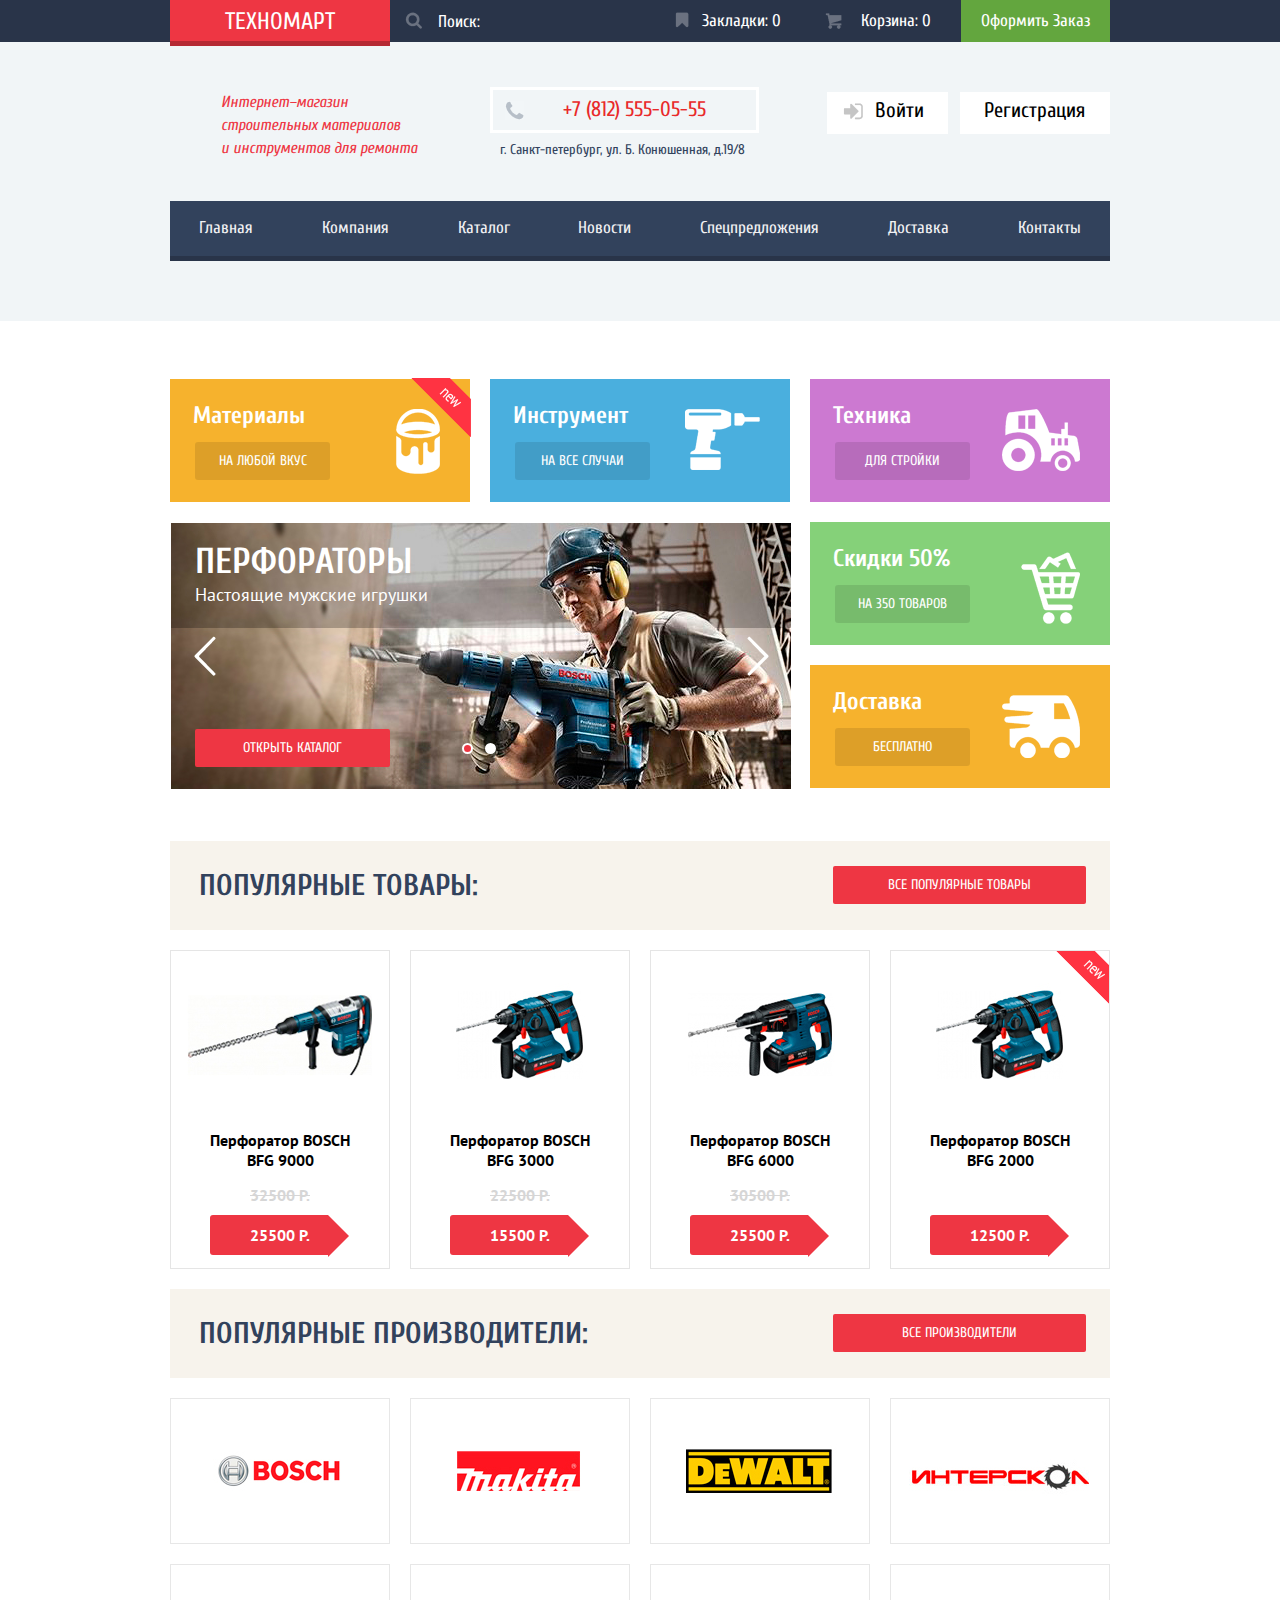
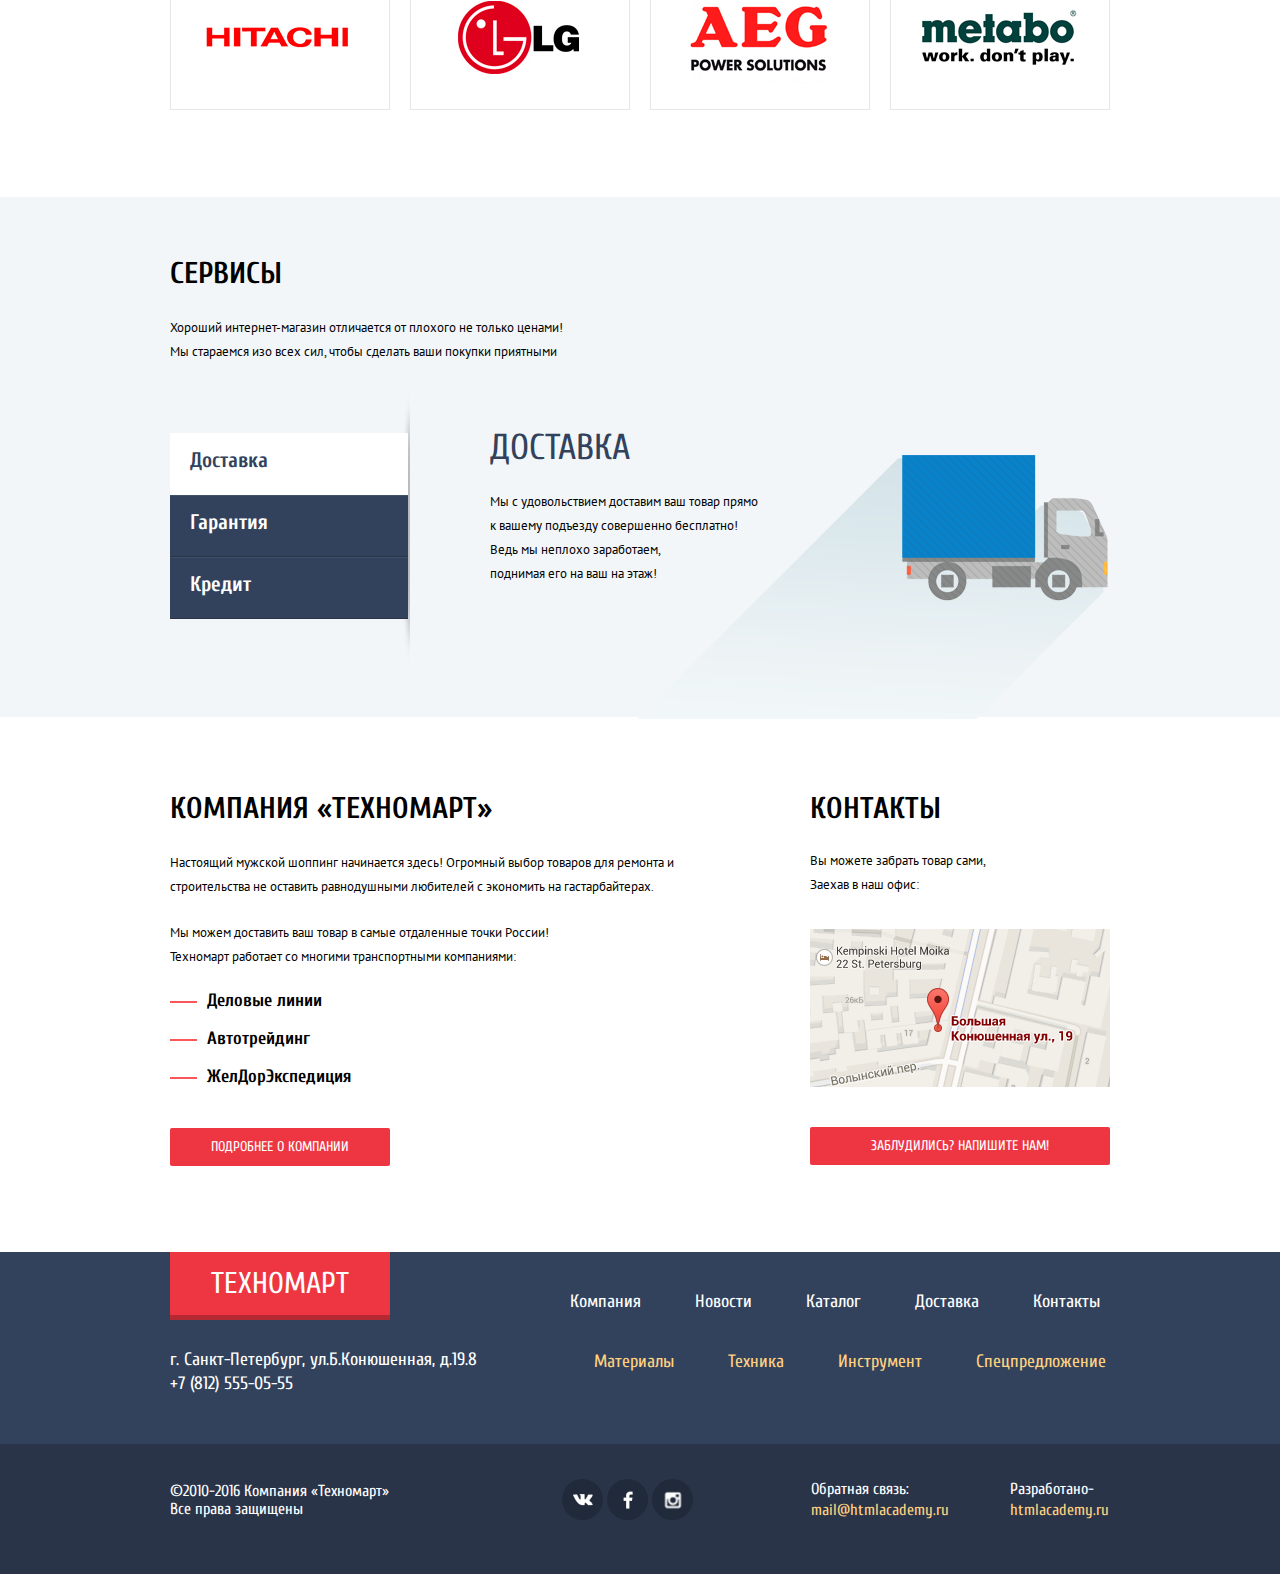
<file: index.html>
<!DOCTYPE html>
<html lang="ru">
  <head>
    <meta charset="utf-8">
    <title>Техномарт</title>
    <link href='https://fonts.googleapis.com/css?family=Cuprum:400,400italic,700,700italic' rel='stylesheet' type='text/css'>
    <link href='https://fonts.googleapis.com/css?family=PT+Sans&subset=cyrillic' rel='stylesheet' type='text/css'>
    <link rel="stylesheet" href="css/normalize.css">
    <link href="css/style.min.css" rel="stylesheet">
  </head>
  <body>
    <header class="header-main clearfix">
        <div class="header-top">
            <div class="container">
                <a href="index.html" class="header-top__logo">Техномарт</a>
                <form action="#" class="header-top__search">
                    <input type="search" placeholder="Поиск:">    
                    <input type="submit">
                    
                </form>
                <ul class="header-top__panel">
                  <li>
                    <a class="header-top__bookmark" href="#top">Закладки: 0</a>
                  </li>
                  <li>
                    <a class="header-top__basket" href="#">Корзина: 0</a>
                  </li>
                  <li>
                    <a  class="header-top__booking" href="#">Оформить Заказ</a>
                  </li>
                </ul>
            </div>
        </div>
            <div class="container clearfix">
                <div class="header-middle__summary">Интернет&#8211;магазин<br>строительных материалов<br>и инструментов для ремонта
                </div>
                <div class="header-middle__contact">
                    <div class="header-middle__phone">+7 (812) 555-05-55</div>
                      <p>г. Санкт-петербург, ул. Б. Конюшенная, д.19/8</p>
                    </div>
                <div class="header-middle__making">
                    <div class="header-middle__user">
                      <a href="#"><i class="icon-enter"></i>Войти</a>
                      <a href="#">Регистрация</a>
                    </div>
                </div>
            </div>
        <div class="container">
              <nav class="main-navigation clearfix">
            <ul>
              <li>
                <a href="index.html">Главная</a>
              </li>
              <li>
                <a href="#">Компания</a>
              </li>
              <li>
                <a href="inner.html">Каталог</a>
              </li>
              <li>
                <a href="#">Новости</a>
              </li>
              <li>
                <a href="#">Спецпредложения</a>
              </li>
              <li>
                <a href="#">Доставка</a>
              </li>
              <li>
                <a href="#">Контакты</a>
            </li>
            </ul>
          </nav>
        </div>
    </header>
    <main class="main-content">
        <div class="container">
        <div class="main-tabs clearfix">
          <div class="main-tabs__left">
              <div class="foto-block__buttons">
                <div class="label">новинка</div>
                <p>Материалы</p>
                <a href="#" class="slogan">На любой вкус</a>
                <img class="button__icon" src="img/fotopickhe-img/bucket.png" width="44" height="65" alt="Картинка для блока материалы">
              </div>
              <div class="foto-block__buttons">
                <p>Инструмент</p>
                <a href="#" class="slogan">На все случаи</a>
                <img class="button__icon" src="img/fotopickhe-img/drill.png" width="75" height="61" alt="артинка для блока Инструмент">
              </div>
              <div class="foto-block__slider">
                <input type="radio" id="btn-1" name="toggle" checked>
                <input type="radio" id="btn-2" name="toggle">
                <input type="radio" id="btn-3" name="toggle">
                <input type="radio" id="btn-4" name="toggle">
                <div class="slider__paginator">
                  <label for="btn-3"></label>
                  <label for="btn-4"></label>
                </div>
                <div class="slider-controls">
                  <label for="btn-1"></label>
                  <label for="btn-2"></label>
                </div>
                <div class="slider__items">
                  <div class="slider__item">
                    <div class="catalog__info">
                      <h2>ПЕРФОРАТОРЫ</h2>
                      <p>Настоящие мужские игрушки</p>
                    </div>
                      <a href="#" class="btn reveal">Открыть каталог</a>
                  </div>
                  <div class="slider__item">
                    <div class="catalog__info">
                      <h2>Дрели</h2>
                      <p>Соедям на радость</p>
                    </div>
                      <a href="#" class="btn reveal">Открыть каталог</a>
                  </div>
                </div>
              </div>
          </div>
          <div class="main-tabs__right">
            <div class="foto-block__buttons">
                <p>Техника</p>
                <a href="#" class="slogan">Для стройки</a>
                <img class="button__icon" src="img/fotopickhe-img/tractor.png" width="78" height="62" alt="Катринка для блока Техника">
            </div>    
            <div class="foto-block__buttons">
                <p>Скидки 50%</p>
                <a href="#" class="slogan">На 350 товаров</a>
                <img class="button__icon" src="img/fotopickhe-img/pannier.png" height="72" width="59" alt="Картинка для блока Скидки 50%">
            </div>
            <div class="foto-block__buttons">
                <p>Доставка</p>
                <a href="#" class="slogan">бесплатно</a>
                <img class="button__icon" src="img/fotopickhe-img/car.png" height="63" width="78" alt="Картинка для блока Доставка">
            </div>
          </div>
        </div>
            <div class="main-h2">
                <h2>Популярные товары:</h2>
                <a href="#" class="btn">Все популярные товары</a>
            </div>
            <div class="main-catalog__items">
                <article class="catalog__item">
                  <div class="item__actions">
                    <a class="buy" href="#">КУПИТЬ</a>
                    <a class="bookmark" href="#">В ЗАКЛАДКИ</a>
                  </div>
                  <div class="image"><img src="img/catalog-img1/prod-image1.jpg" height="168" width="218" alt="Картика инструмента"></div>
                  <a class="name-company" href="#">Перфоратор BOSCH<br>BFG 9000</a>
                  <div class="item__old-price">32500 P.</div>
                  <div class="item__price">25500 P.</div>
                </article>
                <article class="catalog__item">
                  <div class="item__actions">
                    <a class="buy" href="#">КУПИТЬ</a>
                    <a class="bookmark" href="#">В ЗАКЛАДКИ</a>
                  </div>
                    <div class="image"><img src="img/catalog-img1/prod-image2.jpg" height="168" width="218" alt="Картика инструмента"></div>
                    <a class="name-company" href="#">Перфоратор BOSCH<br>BFG 3000</a>
                    <div class="item__old-price">22500 P.</div>
                    <div class="item__price">15500 P.</div>
                </article>
                <article class="catalog__item">
                  <div class="item__actions">
                    <a class="buy" href="#">КУПИТЬ</a>
                    <a class="bookmark" href="#">В ЗАКЛАДКИ</a>
                  </div>
                    <div class="image"><img src="img/catalog-img1/prod-image3.jpg" height="168" width="218" alt="Картика инструмента"></div>
                    <a class="name-company" href="#">Перфоратор BOSCH<br>BFG 6000</a>
                    <div class="item__old-price">30500 P.</div>
                    <div class="item__price">25500 P.</div>
                </article>
                <article class="catalog__item">
                    <span class="label new">NEW</span>
                    <div class="item__actions">
                      <a class="buy" href="#">КУПИТЬ</a>
                      <a class="bookmark" href="#">В ЗАКЛАДКИ</a>
                    </div>
                      <div class="image"><img src="img/catalog-img1/prod-image2.jpg" height="168" width="218" alt="Картика инструмента"></div>
                      <a class="name-company" href="#">Перфоратор BOSCH<br>BFG 2000</a>
                      <div class="item__old-price"></div>
                      <div class="item__price">12500 P.</div>
                </article>
            </div>
            <div class="main-h2">
                <h2>Популярные производители:</h2>
                <a href="#" class="btn">Все производители</a>
            </div>
            <div class="main-manufactures">
                <div class="main-manufactures__branded-sign">
                    <a href="#"><img src="img/manufactur-img/manuf-img1.jpg" height="105" width="180" alt="Bosch" ></a>
                </div>
                <div class="main-manufactures__branded-sign">
                    <a href="#"><img src="img/manufactur-img/manuf-img2.jpg" height="105" width="180" alt="Makita" ></a>
                </div>
                <div class="main-manufactures__branded-sign">
                    <a href="#"><img src="img/manufactur-img/manuf-img3.jpg" height="105" width="180" alt="DeWalt" ></a>
                </div>
                <div class="main-manufactures__branded-sign">
                    <a href="#"><img src="img/manufactur-img/manuf-img4.jpg" height="105" width="180" alt="Интерскол" ></a>
                </div>
                <div class="main-manufactures__branded-sign">
                    <a href="#"><img src="img/manufactur-img/manuf-img5.jpg" height="105" width="180" alt="HITACHI" ></a>
                </div>
                <div class="main-manufactures__branded-sign">
                    <a href="#"><img src="img/manufactur-img/manuf-img6.jpg" height="105" width="180" alt="LG" ></a>
                </div>
                <div class="main-manufactures__branded-sign">
                    <a href="#"><img src="img/manufactur-img/manuf-img7.jpg" height="105" width="180" alt="AEG" ></a>
                </div>
                <div class="main-manufactures__branded-sign">
                    <a href="#"><img src="img/manufactur-img/manuf-img8.jpg" height="105" width="180" alt="METABO" ></a>
                </div>
            </div>
        </div>  
        <div class="main-services clearfix">
          <div class="container">
            <div class="services__descr">
              <h2>Сервисы</h2>
                <p>Хороший интернет-магазин отличается от плохого не только ценами!<br>Мы стараемся изо всех сил, чтобы сделать ваши покупки приятными</p>
            </div>
            <div class="services__menu">
              <input type="radio" id="btn-5" name="switch" checked>
              <input type="radio" id="btn-6" name="switch">
              <input type="radio" id="btn-7" name="switch">
                <div class="services-controls">
                  <label for="btn-5">Доставка</label>
                  <label for="btn-6">Гарантия</label>
                  <label for="btn-7">Кредит</label>
                </div>    
              <div class="services__items clearfix">
                <div class="services__item">
                            <h2>ДОСТАВКА</h2>
                            <p>Мы с удовольствием доставим ваш товар прямо<br>к вашему подъезду совершенно бесплатно!<br>Ведь мы неплохо заработаем,<br>поднимая его на ваш на этаж!</p>
                            <img src="img/services-img/shedow.png" class="shedow" alt="Тень машины">
                            <img src="img/services-img/shipping.png" height="146" width="206" class="figure" alt="Машина">
                </div>
                <div class="services__item">
                          <h2>ГАРАНТИЯ</h2>
                          <p>Если купленный у нас товар поломается или заискрит,<br>а также в случае пожара, справоцированного его возгаранием,<br>вы всегда можете быть уверены в нашей гарантии. Мы обменяем<br>сгоревший товар на новый.<br>Дом уже востановите как-нибудь сами.</p>
                          <img src="img/services-img/shedow2.png" class="shedow" alt="Тень эмблемы">
                          <img src="img/services-img/100.png" height="172" width="170" class="figure" alt="Эмблема">
                </div>
                <div class="services__item">
                          <h2>КРЕДИТ</h2>
                          <p>Залесть в долговую яму стало проще!<br>Кредитные консультанты придут вам на помощь.</p>
                          <a href="#" class="btn application">отправить заявку</a>
                          <img src="img/services-img/shedow3.png" class="shedow" alt="Тень эмблемы">
                          <img src="img/services-img/mani.png" height="184" width="181" class="figure" alt="Эмблема">
                </div>
              </div>
            </div>
          </div>
        </div>
            <section class="clearfix">
              <div class="container">
                <div class="main__left-block main__about-company">
                  <h2>КОМПАНИЯ &#171;ТЕХНОМАРТ&#187;</h2>
                  <p>Настоящий мужской шоппинг начинается здесь! Огромный выбор товаров для ремонта и<br> строительства не оставить равнодушными любителей с экономить на гастарбайтерах.</p>
                  <p>Мы можем доставить ваш товар в самые отдаленные точки России!<br>Техномарт работает со многими транспортными компаниями:</p>
                  <ul class="list-styled">
                    <li>
                      <a href="#">Деловые линии</a>
                    </li>
                    <li>
                      <a href="#">Автотрейдинг</a>
                    </li>
                    <li>
                      <a href="#">ЖелДорЭкспедиция</a>
                    </li>
                  </ul>
                    <a class="btn compani" href="#">ПОДРОБНЕЕ О КОМПАНИИ</a>
                </div>
                <div class="main__right-block">
                  <h2>КОНТАКТЫ</h2>
                  <p>Вы можете забрать товар сами,<br>Заехав в наш офис:</p>
                  <img class="js-open-map" src="img/map.png" height="158" width="300" alt="Карта">
                  <a class="btn write_us" href="#">ЗАБЛУДИЛИСЬ? НАПИШИТЕ НАМ!</a>
                </div>
              </div>
            </section>
    </main>
    <footer class="main-footer">
        <div class="container  clearfix">
            <div class="contact-information">
                <a href="#" class="contact-information__logo">Техномарт</a>
                <div class="contact-information__address">г. Санкт-Петербург, ул.Б.Конюшенная, д.19.8<br>+7 (812) 555-05-55</div>
            </div>
            <div class="main-footer__menu clearfix">
                <div class="main-footer__menu__top">
                    <ul>
                        <li>
                            <a href="#">Компания</a>
                        </li>
                        <li>
                            <a href="#">Новости</a>
                        </li>
                        <li>
                            <a href="#">Каталог</a>
                        </li>
                        <li>
                            <a href="#">Доставка</a>
                        </li>
                        <li>
                            <a href="#">Контакты</a>
                        </li>
                    </ul>
                </div>
                <div class="main-footer__menu__bottom">
                    <ul>
                        <li>
                            <a href="#">Материалы</a>
                        </li>
                        <li>
                            <a href="#">Техника</a>
                        </li>
                        <li>
                            <a href="#">Инструмент</a>
                        </li>
                        <li>
                            <a href="#">Спецпредложение</a>
                        </li>
                    </ul>
                </div>
            </div>
        </div>
        <div class="bottom-footer clearfix">
            <div class="container">
                <div class="bottom-footer__informaition">
                  <p>&#169;2010-2016 Компания &#171;Техномарт&#187;<br>
                  Все права защищены</p>
                </div>
                <div class="informaition__share">
                  <a class="social social-vk" href="#"></a>
                  <a class="social social-fb" href="#"></a>
                  <a class="social social-in" href="#"></a>
                </div>
                <div class="informaition__contact">
                  <p>Обратная связь:</p>
                  <a href="#">mail@htmlacademy.ru</a>
                </div>
                <div class="informaition__author">
                  <p>Разработано-</p>
                  <a href="#">htmlacademy.ru</a>
                </div>
            </div>
        </div>
    </footer>
      <div class="modal-content">
        <button class="modal-content__close" type="button" title="Закрыть">Закрыть</button>
        <form class="" action="#" method="post">
          <div class="modal-content__top clearfix">
            <div class="modal-content__login">
              <p>Ваше имя:</p>
               <input id="user-name" type="text" name="login-name" placeholder="Представтесь пожалуйста" required>
            </div>
            <div class="modal-content__email">
              <p>Ваш e-mail:</p>
              <input id="email-box" type="email" name="email" placeholder="Для отправки ответа" required>
            </div>
           
            <div class="modal-content__letter">
              <p>Текст письма:</p>
              <textarea id="multiline-field" name="letter" cols="63" rows="5" placeholder="В свободной форме"></textarea> 
            </div>
          </div>
          <div class="modal-content__lower">
            <button class="btn modal-content__send" type="submit" title="Отправить">Отправить</button>
          </div>
        </form>
      </div>
      <div class="modal-big-map">
          <div class="map1">
            <img src="img/maps-img/map1.jpg" width="970" height="476" alt="Карта проезда"> 
          </div>
          <div class="map2">
            <img src="img/maps-img/map2.jpg" width="970" height="476" alt="Увеличиная карта проезда">
          </div>
          <button class="big-map-close" type="button" title="Закрыть">Закрыть</button> 
      </div>
      <script src="js/script.min.js"></script>
  </body>
</html>
</file>
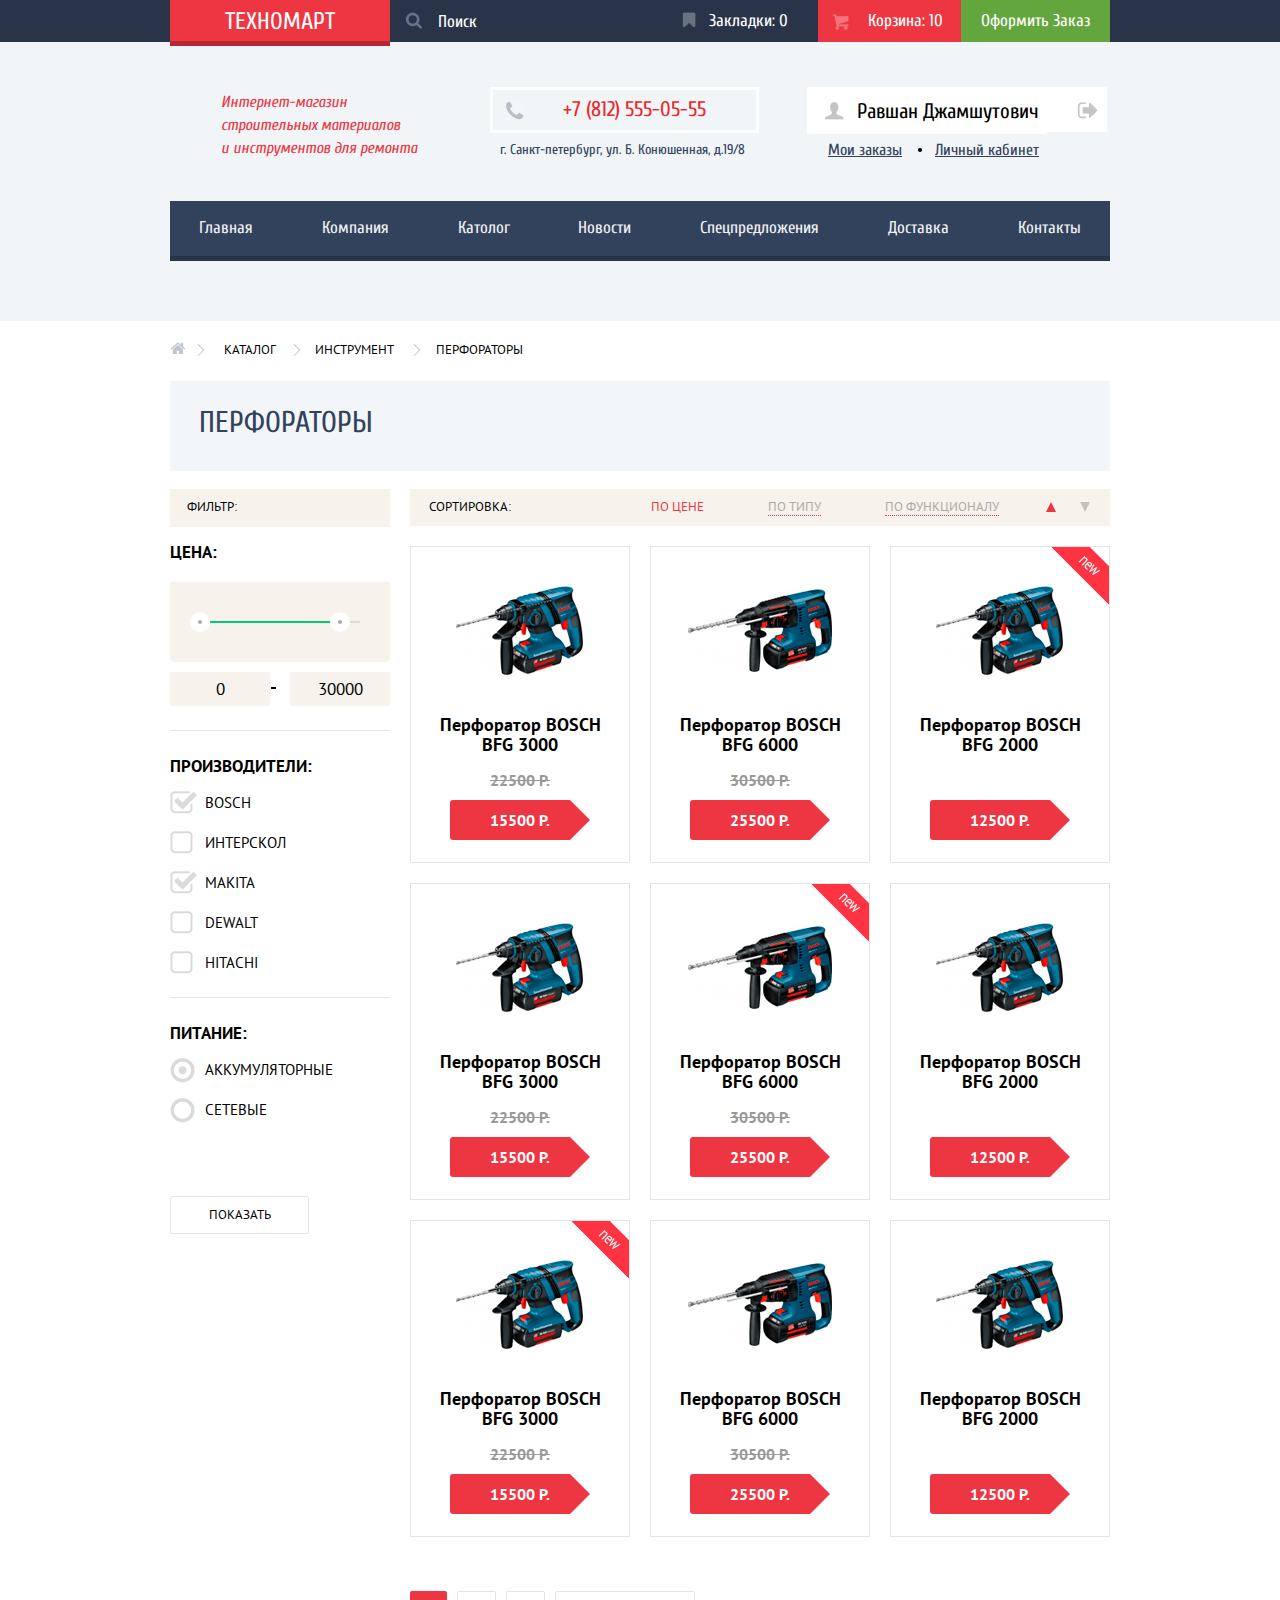
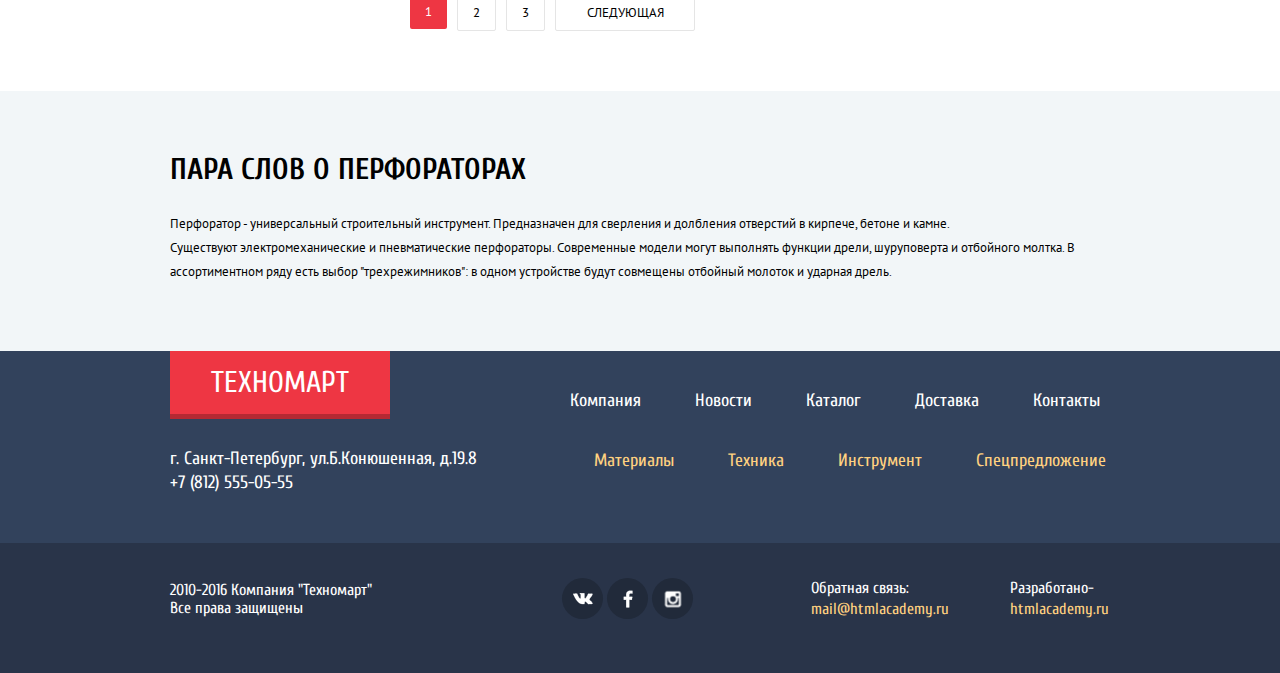
<file: inner.html>
<!DOCTYPE html>
  <html lang="ru">
    <head>
      <meta charset="utf-8">
      <title>Техномарт</title>
      <link href='https://fonts.googleapis.com/css?family=Cuprum:400,400italic,700,700italic' rel='stylesheet' type='text/css'>
      <link href='https://fonts.googleapis.com/css?family=PT+Sans&subset=cyrillic' rel='stylesheet' type='text/css'>
      <link rel="stylesheet" href="css/normalize.css">
      <link href="css/style.min.css" rel="stylesheet">
    </head>
    <body>
    <header class="header-main header-main__catalog clearfix">
      <div class="header-top">
        <div class="container clearfix">
          <a href="index.html" class="header-top__logo">Техномарт</a>
          <form action="#" class="header-top__search">
            <input type="search" placeholder="Поиск">
            <input type="submit">
          </form>
          <ul class="header-top__panel">
            <li>
              <a class="header-top__bookmark" href="#top">Закладки: 0</a>
            </li>
            <li class="active-basket">
              <a class="header-top__basket" href="#">Корзина: 10</a>

            </li>
            <li>
              <a  class="header-top__booking" href="#">Оформить Заказ</a>
            </li>
          </ul>
        </div>
      </div>
        <div class="container clearfix">
          <div class="header-middle__summary">Интернет-магазин<br>строительных материалов<br>и инструментов для ремонта
          </div>
          <div class="header-middle__contact">
            <div class="header-middle__phone">+7 (812) 555-05-55</div>
            <p>г. Санкт-петербург, ул. Б. Конюшенная, д.19/8</p>
          </div>
          <div class="header-middle__making">
            <div class="header-middle__users clearfix">
              <div class="user-man">
                <a href="#" class="icon-man">Равшан Джамшутович</a>  
              </div> 
              <div class="user-logout">
                <a href="#" class="icon-logout"></a>
              </div>
            </div>
                  <ul class="header-middle__data">
                    <li>
                      <a href="#" class="dot">Мои заказы</a>
                    </li>
                    <li>
                      <a href="#">Личный кабинет</a>
                    </li>
                  </ul> 
          </div>
        </div>
        <div class="container">
          <nav class="main-navigation clearfix">
            <ul>
              <li>
                <a href="index.html">Главная</a>
              </li>
              <li>
                <a href="#">Компания</a>
              </li>
              <li>
                <a href="inner.html">Католог</a>
              </li>
              <li>
                <a href="#">Новости</a>
              </li>
              <li>
                <a href="#">Спецпредложения</a>
              </li>
              <li>
                <a href="#">Доставка</a>
              </li>
              <li>
                <a href="#">Контакты</a>
              </li>
            </ul>
          </nav>
        </div>
    </header>
      <main class="main-content clearfix">
        <div class="container">
          <div class="breadcrumbs">
            <ul>
              <li>
                <a href="#" class="icon"></a> 
              </li>
              <li>
                <a href="#">Каталог</a>
              </li>
              <li>
                <a href="#" class="ref">Инструмент</a>
              </li>
              <li>
                <span>Перфораторы</span>
              </li>
            </ul>
          </div>
            <div class="topic">
              <h1>Перфораторы</h1>
            </div>
            <div class="catalog-filter">
            <form action="#">
              <div class="filter__h2">Фильтр:</div>
              <h3>цена:</h3>
              <div class="range-filter">
                <div class="range-controls">
                  <div class="scale"><div style="margin-left:10px;width:125px;" class="bar"></div></div>
                  <div class="toggle min-toggle"></div>
                  <div class="toggle max-toggle"></div>
                </div>
                <div class="price-controls">
                  <label class="min-price"><input class="min-price" type="text" value="0"><span> </span></label>

                  <label class="max-price"><input class="max-price" type="text" value="30000"></label>
                </div>
              </div> 
              <div class="crease"></div> 
              <div class="maker__group">
                <h3>Производители:</h3>
                <input type="checkbox" name="firm1" value="BOSCH" checked id="chx1"><label for="chx1">BOSCH</label>
                <input type="checkbox" name="firm2" value="Interscol" id="chx2"><label for="chx2">Интерскол</label>
                <input type="checkbox" name="firm3" value="MAKITA" checked id="chx3"><label for="chx3">MAKITA</label>
                <input type="checkbox" name="firm4" value="DEWALT" id="chx4"><label for="chx4">DEWALT</label>
                <input type="checkbox" name="firm5" value="HITACHI" id="chx5"><label for="chx5">HITACHI</label>
              </div>
              <div class="crease"></div> 
              <div class="maker__group">
                 <h3>Питание:</h3>
                 <input type="radio" name="battery" value="accumulator" checked id="rd1"><label for="rd1">АККУМУЛЯТОРНЫЕ</label>
                 <input type="radio" name="battery" value="network" id="rd2"><label for="rd2">СЕТЕВЫЕ</label>
              </div>
                 <button class="btn-filter" type="submit">ПОКАЗАТЬ</button>
            </form>
            </div>
            <div class="catalog-content">
              <div class="catalog-sorting">
              <h3 class="catalog-sorting__h3">сортировка:</h3>
              <ul>
                <li>
                  <a class="cost" href="#">По цене</a>
                </li>
                <li>
                  <a href="#">По типу</a>
                </li>
                <li>
                  <a href="#">По функционалу</a>
                </li>
              </ul>
              <div class="catalog-sorting__guides">
                <a href="#"></a>
                <a href="#"></a>
              </div> 
              </div>
              <div class="catalog-list clearfix">
              <article class="catalog-list__item">
                <div class="item__actions">
                  <a class="buy" href="#">КУПИТЬ</a>
                  <a class="bookmark" href="#">В ЗАКЛАДКИ</a>
                </div>
                <div class="image"><img src="img/catalog-img1/prod-image2.jpg" height="168" width="218" alt="Картинка инструмента"></div>
                <a href="#">Перфоратор BOSCH<br>BFG 3000</a>
                <div class="item__old-price">22500 P.</div>
                <div class="item__price">15500 P.</div>
              </article>
              <article class="catalog-list__item">
                <div class="item__actions">
                  <a class="buy" href="#">КУПИТЬ</a>
                  <a class="bookmark" href="#">В ЗАКЛАДКИ</a>
                </div>
                <div class="image"><img src="img/catalog-img1/prod-image3.jpg" height="168" width="218" alt="артинка инструмента"></div>
                <a href="#">Перфоратор BOSCH<br>BFG 6000</a>
                <div class="item__old-price">30500 P.</div>
                <div class="item__price">25500 P.</div>
              </article>
              <article class="catalog-list__item">
                <div class="item__actions">
                  <a class="buy" href="#">КУПИТЬ</a>
                  <a class="bookmark" href="#">В ЗАКЛАДКИ</a>
                </div>
                <div class="flag flag-new">новинка</div>
                <div class="image"><img src="img/catalog-img1/prod-image2.jpg" height="168" width="218" alt="Картинка инструмента"></div>
                <a href="#">Перфоратор BOSCH<br>BFG 2000</a>
                <div class="item__old-price"></div>
                <div class="item__price">12500 P.</div>
              </article>
              <article class="catalog-list__item">
                <div class="item__actions">
                  <a class="buy" href="#">КУПИТЬ</a>
                  <a class="bookmark" href="#">В ЗАКЛАДКИ</a>
                </div>
                <div class="image"><img src="img/catalog-img1/prod-image2.jpg" height="168" width="218" alt="Картинка инструмента"></div>
                <a href="#">Перфоратор BOSCH<br>BFG 3000</a>
                <div class="item__old-price">22500 P.</div>
                <div class="item__price">15500 P.</div>
              </article>
              <article class="catalog-list__item">
                <div class="item__actions">
                  <a class="buy" href="#">КУПИТЬ</a>
                  <a class="bookmark" href="#">В ЗАКЛАДКИ</a>
                </div>
                <div class="flag flag-new">новинка</div>
                <div class="image"><img src="img/catalog-img1/prod-image3.jpg" height="168" width="218" alt="Картинка инструмента"></div>
                <a href="#">Перфоратор BOSCH<br>BFG 6000</a>
                <div class="item__old-price">30500 P.</div>
                <div class="item__price">25500 P.</div>
              </article>
              <article class="catalog-list__item">
                <div class="item__actions">
                  <a class="buy" href="#">КУПИТЬ</a>
                  <a class="bookmark" href="#">В ЗАКЛАДКИ</a>
                </div>
                <div class="image"><img src="img/catalog-img1/prod-image2.jpg" height="168" width="218" alt="Картинка инструмента"></div>
                <a href="#">Перфоратор BOSCH<br>BFG 2000</a>
                <div class="item__old-price"></div>
                <div class="item__price">12500 P.</div>
              </article>
              <article class="catalog-list__item">
                <div class="item__actions">
                  <a class="buy" href="#">КУПИТЬ</a>
                  <a class="bookmark" href="#">В ЗАКЛАДКИ</a>
                </div>
                <div class="flag flag-new">новинка</div>
                <div class="image"><img src="img/catalog-img1/prod-image2.jpg" height="168" width="218" alt="Картинка инструмента"></div>
                <a href="#">Перфоратор BOSCH<br>BFG 3000</a>
                <div class="item__old-price">22500 P.</div>
                <div class="item__price">15500 P.</div>
              </article>
              <article class="catalog-list__item">
                <div class="item__actions">
                  <a class="buy" href="#">КУПИТЬ</a>
                  <a class="bookmark" href="#">В ЗАКЛАДКИ</a>
                </div>
                <div class="image"><img src="img/catalog-img1/prod-image3.jpg" height="168" width="218" alt="Картинка инструмента"></div>
                <a href="#">Перфоратор BOSCH<br>BFG 6000</a>
                <div class="item__old-price">30500 P.</div>
                <div class="item__price">25500 P.</div>
              </article>
              <article class="catalog-list__item">
                <div class="item__actions">
                  <a class="buy" href="#">КУПИТЬ</a>
                  <a class="bookmark" href="#">В ЗАКЛАДКИ</a>
                </div>
                <div class="image"><img src="img/catalog-img1/prod-image2.jpg" height="168" width="218" alt="Картика инструмента"></div>
                <a href="#">Перфоратор BOSCH<br>BFG 2000</a>
                <div class="item__old-price"></div>
                <div class="item__price">12500 P.</div>
              </article>
              <div class="main-content__paginator">
                <a class="current" href="#">1</a>
                <a href="#">2</a>
                <a href="#">3</a>
                <a href="#">СЛЕДУЮЩАЯ</a>
                </div>
              </div>
            </div>
        </div>
            <div class="catalog__little-about">
              <div class="container">
              <h2>ПАРА СЛОВ О ПЕРФОРАТОРАХ</h2>
              <p>Перфоратор - универсальный строительный инструмент. Предназначен для сверления и долбления отверстий в кирпече, бетоне и камне.</p>
              <p>Существуют электромеханические и пневматические перфораторы. Современные модели могут выполнять функции дрели, шуруповерта и отбойного молтка. В</p><p>ассортиментном ряду есть выбор "трехрежимников": в одном устройстве будут совмещены отбойный молоток и ударная дрель.</p>
              </div>
            </div>
      </main>
      <footer class="main-footer">
        <div class="container  clearfix">
        <div class="contact-information">
          <a href="#" class="contact-information__logo">Техномарт</a>
          <div class="contact-information__address">г. Санкт-Петербург, ул.Б.Конюшенная, д.19.8<br>+7 (812) 555-05-55</div>
        </div>
        <div class="main-footer__menu clearfix">
          <div class="main-footer__menu__top">
            <ul>
              <li>
                <a href="#">Компания</a>
              </li>
              <li>
                <a href="#">Новости</a>
              </li>
              <li>
                <a href="#">Каталог</a>
              </li>
              <li>
                <a href="#">Доставка</a>
              </li>
              <li>
                <a href="#">Контакты</a>
              </li>
            </ul>
          </div>
          <div class="main-footer__menu__bottom">
            <ul>
              <li>
                <a href="#">Материалы</a>
              </li>
              <li>
                <a href="#">Техника</a>
              </li>
              <li>
                <a href="#">Инструмент</a>
              </li>
              <li>
                <a href="#">Спецпредложение</a>
              </li>
            </ul>
          </div>
        </div>
        </div>
        <div class="bottom-footer clearfix">
        <div class="container">
          <div class="bottom-footer__informaition">
            <p>2010-2016 Компания "Техномарт"<br>
            Все права защищены</p>
          </div>
          <div class="informaition__share">
            <a class="social social-vk" href="#"></a>
            <a class="social social-fb" href="#"></a>
            <a class="social social-in" href="#"></a>
          </div>
          <div class="informaition__contact">
            <p>Обратная связь:</p>
            <a href="#">mail@htmlacademy.ru</a>
          </div>
          <div class="informaition__author">
            <p>Разработано-</p>
            <a href="#">htmlacademy.ru</a>
          </div>
        </div>
        </div>
      </footer>
    </body>
  </html>
</file>
<file: css/style.min.css>
html,body {min-width: 960px;margin: 0;padding: 0;font-size: 16px;line-height: 23px;font-weight: normal;font-family: "Cuprum","PT Sans", "Arial", sans-serif;}.clearfix::after {content: "";display: table;clear: both;}.container {width: 940px;padding: 0 10px;margin: 0 auto;}/*css для index*/.header-main {margin-bottom: 58px;background-color: #f1f5f7;}.header-main__catalog {margin-bottom: 0;}.header-top {height: 42px;margin-bottom: 40px;background-color: #293449;}.header-top__logo {float: left;display: block;width: 220px;height: 31px;font-size: 24px;line-height: 24px;padding-top: 10px;text-decoration: none;text-align: center;text-transform: uppercase;color: #ffffff;background-color: #ee3643;border-bottom: 5px solid #b52933;}.header-top__logo:hover {background-color: #ca2c37;border-bottom: 5px solid #9a212a;}.header-top__logo:active {background-color: #ba2732;border-bottom: 5px solid #8e1e26;}.header-top__search {float: left;position: relative;font-size: 17px;line-height: 18px;}.header-top__search input[type="submit"] {position: absolute;top: 12px;left: 15px;padding-top: 13px;padding-left: 15px;text-indent: -1000px;background: #293449 url("../img/sprite/sprite.png") no-repeat;width: 17px;height: 17px;background-position: -5px -293px;border: none;opacity: 0.3;}.header-top__search input[type="search"] {height: 42px;width: 233px;padding-left: 48px;outline: none;font-size: 17px;line-height: 18px;font-family: "Cuprum", "Arial", sans-serif;font-weight: normal;background-color: #293449;border: none;color: #fff;}.header-top__search input[type="search"]:hover {background-color: #212a3a;opacity: 1;}.header-top__search input[type="search"]:focus {background-color: #fff;color: #000;}input[type="search"]:hover + input[type="submit"] {width: 17px;height: 17px;background: #212a3a url("../img/sprite/sprite.png") no-repeat;/*#293449*/background-position: -5px -293px;opacity: 1;}input[type="search"]:focus + input[type="submit"] {width: 17px;height: 17px;background: #fff url("../img/sprite/sprite.png") no-repeat;background-position: -5px -320px;opacity: 1;}input[type="search"]::-webkit-input-placeholder {color: #fff;}input[type="search"]:-moz-placeholder {color: #fff;}input[type="search"]::-moz-placeholder {color: #fff;}input[type="search"]:-ms-input-placeholder {color: #fff;}.header-top__panel {float: right;list-style: none;font-size: 0;padding:0;}.header-top__panel li {display: inline-block;font-size: 17px;line-height: 18px;vertical-align: top;}.header-top__panel a {display: block;position: relative;height: 42px;box-sizing: border-box;padding-top: 12px;padding-right: 30px;padding-left: 50px;color: #ffffff;text-decoration: none;background-color: #293449;}.active-basket a {background-color: #ee3643;padding-right: 18px;}.header-top__panel a:hover {background-color: #212a3a;}.header-top__panel a:active{color: #85898f;background-color: #161d29;}.header-top__panel .header-top__booking {padding-left: 20px;padding-right: 20px;background-color: #63a63e;}.header-top__panel .header-top__booking:hover {background-color: #5fbb2d;}.header-top__panel .header-top__booking:active {color: #a4bf94;background-color: #518534;}.header-top__bookmark::before {content: "";position: absolute;top: 12px;left: 23px;width: 14px;height: 16px;background: #293449 url("../img/sprite/sprite.png") no-repeat;background-position: -5px -31px;opacity: 0.3;}.header-top__basket::before {content: "";position: absolute;top: 13px;left: 14px;width: 17px;height: 16px;background: #293449 url("../img/sprite/sprite.png") no-repeat;background-position: -5px -5px;opacity: 0.3;}.active-basket .header-top__basket::before {content: "";position: absolute;top: 14px;left: 14px;width: 17px;height: 16px;background: #ee3643 url("../img/sprite/sprite.png") no-repeat;background-position: -5px -5px;opacity: 0.3;}.header-top__bookmark:hover::before {opacity: 1;}.header-top__basket:hover::before {background-color: #212a3a;opacity: 1;}.active-basket .header-top__basket:hover::before {background-color: #212a3a;}.active-basket .header-top__basket:active::before {background-color: #161d29;}.header-top__bookmark:active::before {opacity: 0.3;color: #73777f;}.header-top__basket:active::before {opacity: 0.3;color: #73777f;}.header-middle__summary {float: left;width: 280px;min-height: 110px;box-sizing: border-box;padding-top: 9px;padding-left: 51px;margin-right: 20px;font-size: 16px;line-height: 23px;font-family: "Cuprum", "Arial", sans-serif;font-style: italic;color: #ee3643;}.header-middle__contact {float: left;width: 300px;min-height: 119px;margin-right: 20px;font-size: 14px;line-height: 24px;}.header-middle__phone {position: relative;display: block;width: 173px;height: 31px;padding-left: 70px;padding-right: 20px;margin-left: 20px;margin-top: 5px;font-size: 21px;line-height: 20px;padding-top: 9px;border: 3px solid #ffffff;color: #e9292a;}.header-middle__phone::before {content: "";position: absolute;top: 11px;left: 12px;width: 19px;height: 19px;background: #f2f6f8 url("../img/sprite/sprite.png");background-position: -5px -242px;}.header-middle__contact p {font-size: 14px;line-height: 24px;margin: 5px;padding: 0;padding-left: 25px;color: #32425c;}.header-middle__making {float: right;width: 303px;min-height: 114px;font-size: 0;padding-top: 5px;padding-left: 6px;}.header-middle__user {float: right;font-size: 21px;line-height: 18px;margin-top: 5px;}.header-middle__user a {display: inline-block;vertical-align: top;position: relative;width: 73px;height: 33px;font-size: 21px;line-height: 18px;font-family: "Cuprum", "Arial", sans-serif;font-weight: normal;padding-left: 48px;padding-top: 9px;margin-right: 7px;text-decoration: none;color: #000000;background-color: #ffffff;}.header-middle__user a:last-child {width: 126px;padding-left: 24px;margin-right: 0;}.header-middle__user a:hover {color: #f0515c;}.header-middle__user a:active {color: #b2b2b2;}.header-middle__user .icon-enter::before {content: "";position: absolute;top: 11px;left: 16px;background: #fff url("../img/sprite/sprite.png") no-repeat;width: 20px;height: 17px;background-position: -5px -134px;}.header-middle__user a:nth-child(1):hover .icon-enter::before {content: "";position: absolute;top: 11px;left: 16px;width: 20px;height: 17px;background: #fff url("../img/sprite/sprite.png") no-repeat;background-position: -5px -161px;}.header-middle__user a:nth-child(1):active .icon-enter::before {content: "";position: absolute;top: 11px;left: 16px;background: #fff url("../img/sprite/sprite.png") no-repeat;width: 20px;height: 17px;background-position: -5px -134px;}.header-middle__users {position: relative;width: 300px;height: 45px;color: #000000;background-color: #ffffff;}.user-man {float: left;width: 240px;height: 47px;color: #000000;background-color: #ffffff;}.user-logout {float: right;width: 60px;background-color: #ffffff;}.user-man a {display: block;position: relative;padding-top: 15px;padding-left: 50px;font-size: 21px;line-height: 18px;font-family: "Cuprum", "Arial", sans-serif;text-decoration: none;color: #000;box-sizing: border-box;}.user-man a::before {content: "";position: absolute;top: 15px;left: 17px;width: 20px;height: 18px;background: #fff url("../img/sprite/sprite.png");background-position: -5px -347px;}.user-logout .icon-logout {content: "";position: absolute;top: 15px;right: 9px;width: 21px;height: 17px;background: #fff url("../img/sprite/sprite.png");background-position: -5px -188px;}.user-man:hover a::before {content: "";position: absolute;top: 15px;left: 17px;width: 20px;height: 18px;background: #fff url("../img/sprite/sprite.png");background-position: -5px -375px;}.user-logout:hover .icon-logout {content: "";position: absolute;top: 15px;right: 9px;width: 21px;height: 17px;background: #fff url("../img/sprite/sprite.png");background-position: -5px -215px;}.user-man:active a {color: #b2b2b2;}.user-man:active a::before {content: "";position: absolute;top: 15px;left: 17px;width: 20px;height: 18px;background: #fff url("../img/sprite/sprite.png");background-position: -5px -347px;}.user-logout:active .icon-logout {content: "";position: absolute;top: 15px;right: 9px;width: 21px;height: 17px;background: #fff url("../img/sprite/sprite.png");background-position: -5px -188px;}.header-middle__data {width: 300px;height: 42px;padding: 0px;margin: 0px;}.header-middle__data ul {list-style-type: disc;}.header-middle__data li {display: inline-block;vertical-align: top;margin-left: 21px;margin-top: 7px;}.header-middle__data li:nth-child(2) {margin-left: 13px;}.header-middle__data a {position: relative;padding-right: 20px;font-size: 16px;line-height: 18px;font-family: "Cuprum", "Arial", sans-serif;color: #32425c;}.header-middle__data a.dot::after {content: "";position: absolute;top: 7px;right: 0;border: 2px solid #000;border-radius: 50%;}.header-middle__data a:hover {color: #ee434f;}.header-middle__data a:active{color: #b7bfc8;}.main-navigation {clear: both;height: 55px;margin-bottom: 60px;border-bottom: 5px solid #293449;background-color: #32425c;}.main-navigation ul {display:-webkit-box;display:-moz-box;display: -ms-flexbox;display:-webkit-flex;-ms-flex-pack: justify;display: flex;-webkit-box-pack:justify;-moz-box-pack:justify;-webkit-justify-content:space-between;justify-content: space-between;margin: 0;padding: 0;list-style: none;font-size: 0;}.main-navigation li {display: inline-block;vertical-align: top;font-size: 17px;line-height: 17px;vertical-align: top;}.main-navigation a {display: block;height: 55px;padding-top: 18px;color: #f1f1f3;text-decoration: none;padding-left: 29px;padding-right: 29px;box-sizing: border-box;}.main-navigation a:hover {background-color: #293449;}.main-navigation a:active {color: #8e939c;background-color: #1d2739;}.main-content {margin-top: 20px;background-color: #ffffff;}.main-tabs {min-height: 410px;margin-bottom: 52px;font-size:0;}.main-tabs__left {float: left;width: 620px;}.main-tabs__right {float: right;width: 300px;}.foto-block__buttons {display: inline-block;vertical-align: top;position: relative;width: 300px;height: 123px;margin-bottom: 20px;font-size: 14px;line-height: 18px;color: #ffffff;}.main-tabs__left .foto-block__buttons:first-child {margin-right: 20px;background-color: #f6b22d;}.main-tabs__left .foto-block__buttons:nth-child(2){background-color: #4aafde;}.main-tabs__right .foto-block__buttons:first-child{background-color: #cc79d1;}.main-tabs__right .foto-block__buttons:nth-child(2){background-color: #85d179;}.main-tabs__right .foto-block__buttons:last-child {margin-bottom: 0;background-color: #f6b22d;}.foto-block__slider {display: block;width: 621px;height: 267px;margin-right: 20px;}.slider__items {display: block;position: relative;}.slider__item {width: 621px;height: 267px;background-repeat: no-repeat;background-position: 100% 100%;}.catalog__info {padding: 25px 0 0 25px;}.catalog__info h2 {padding: 0;margin: 0;font-size: 36px;line-height: 30px;font-family: "Cuprum", "Arial", sans-serif;font-weight: bold;color: #fff;}.catalog__info p {font-size: 18px;line-height: 19px;font-family: "PT Sans", "Arial", sans-serif;margin-top: 8px;color: #fff;}.btn {display: block;height: 28px;padding-top: 10px;text-align: center;text-decoration: none;text-transform: uppercase;font-size: 14px;line-height: 18px;font-family: "Cuprum", "Arial", sans-serif;background-color: #ee3643;color: #fff;border-radius: 2px;}.slider__item .reveal {width: 195px;margin: 125px 0 0 25px;}.slider__item .btn:hover {background-color: #ca2c37;}.slider__item .btn:active{background-color: #ba2732;}.slider__item:nth-child(1) {background-image: url("../img/slider/slider1.jpg");}.slider__item:nth-child(2) {background-image: url("../img/slider/slider2.jpg");}.slider__item {display: none;}#btn-1:checked ~ .slider__items .slider__item:nth-child(1) {display: block;}#btn-2:checked ~ .slider__items .slider__item:nth-child(2) {display: block;}#btn-3:checked ~ .slider__items .slider__item:nth-child(1) {display: block;}#btn-4:checked ~ .slider__items .slider__item:nth-child(2) {display: block;}#btn-1:checked ~ .slider-controls label[for="btn-1"],#btn-2:checked ~ .slider-controls label[for="btn-2"],#btn-3:checked ~ .slider-controls label[for="btn-1"],#btn-4:checked ~ .slider-controls label[for="btn-2"] {background-color: #ee3643;}.foto-block__slider {position: relative;}.foto-block__slider input[type="radio"] {display: none;}.slider__paginator label {position: absolute;z-index: 20;cursor: pointer;}.slider__paginator label:nth-child(1) {top: 114px;left: 24px;background-image: url("../img/slider/sprite.png");width: 22px;height: 40px;background-position: -5px -5px;}.slider__paginator label:nth-child(2) {top: 114px;right: 22px;background-image: url("../img/slider/sprite.png");width: 22px;height: 40px;background-position: -5px -55px;}.slider-controls {position: absolute;bottom: 23px;left: 46%;z-index: 20;}.slider-controls label {display: inline-block;width: 7px;height: 7px;margin: 0 6px;vertical-align: top;background: #fff;border: 2px solid white;border-radius: 50%;cursor: pointer;}.sprite {background-image: url("../img/slider/sprite.png");background-repeat: no-repeat;display: block;}.sprite--icon-left {width: 22px;height: 40px;background-position: -5px -5px;}.sprite--icon-right {width: 22px;height: 40px;background-position: -5px -55px;}.foto-block__buttons p {position: absolute;left: 23px;top: -2px;font-size: 24px;line-height: 30px;font-weight: bold;}.foto-block__buttons .button__icon {position: absolute;top: 30px;right: 30px;}.foto-block__buttons .slogan {position: absolute;display: block;left: 25px;bottom: 22px;width: 135px;height: 28px;text-decoration: none;text-transform: uppercase;border-radius: 3px;text-align: center;padding-top: 10px;background-color: rgba(0,0,0,0.1);color: #fff;}.foto-block__buttons .slogan:hover {background-color: rgba(0,0,0,0.2);}.foto-block__buttons .slogan:active {background-color: rgba(0,0,0,0.3);}.main-h2 {min-height: 89px;margin-bottom: 20px;font-weight: normal;font-family: "Cuprum","PT Sans", "Arial", sans-serif;background-color: #f7f3ec;}.main-h2 h2 {float: left;font-size: 30px;line-height: 30px;margin-left: 29px;margin-top: 30px;text-transform: uppercase;color: #32425c;}.main-h2 a {float: right;width: 253px;margin-top: 25px;margin-right: 24px;border-radius: 2px;}.main-h2 a:hover {background-color: #ca2c37;}.main-h2 a:active {background-color: #ba2732;}.main-catalog__items {min-height: 318px;margin-bottom: 20px;font-size:0;background-color: #ffffff;}.catalog__item {position: relative;display: inline-block;vertical-align: top;width: 218px;height: 317px;font-size: 16px;line-height: 20px;font-weight: bold;font-family: "PT Sans", "Arial", sans-serif;margin-right: 20px;border: 1px solid #e5e5e5;text-align: center;overflow: hidden;}.catalog__item:nth-child(4) {margin-right: 0;}.catalog__item:hover {box-shadow:0 0 20px 0 #eff0f1,0 5px 30px 0 #cfd2d6,0 10px 40px 0 #abafb8;}.label {position:absolute;top: -1px;right: -1px;width: 60px;height: 60px;text-indent: -1000px;overflow: hidden;z-index: 20;background: url("../img/icon-exit/label3.png") no-repeat 0 0;}.new {right: -9px;}.catalog__item a {display: block;min-height: 20px;padding:0 20px;margin-top: 7px;margin-bottom: 15px;font-size: 16px;text-decoration: none;color: #000000;}.item__old-price{height: 20px;margin-top: 15px;margin-bottom: 10px;text-decoration: line-through;color: #d6d6d6;}.item__price {position: relative;width: 80px;margin: 10px auto;margin-bottom: 20px;padding: 10px 30px;color: white;background: #ee3643;border-radius: 3px;}.item__price:after {content: "";position: absolute;top: 0;right: -20px;width: 0;height: 0;border: 21px solid white;border-left-color: #ee3643;}.catalog__item .item__actions {display:none;}.catalog__item:hover .item__actions {display: block;}.main-manufactures {min-height: 310px;margin-bottom: 67px;font-size:0;}.main-manufactures__branded-sign {display: inline-block;vertical-align: top;width: 182px;height: 104px;padding: 20px 18px;margin-right: 20px;margin-bottom: 20px;border: 1px solid #e7e7e7;background-color: #ffffff;}.main-manufactures__branded-sign:nth-child(4n) {margin-right: 0;}.main-manufactures__branded-sign:hover {box-shadow: 0 0 20px 0 #eff0f1,0 5px 30px 0 #cfd2d6,0 10px 40px 0 #abafb8;}.main-manufactures__branded-sign:active {background-color: rgba(255,255,255,0.3);box-shadow: 0 0 5px 0 #eff0f1,0 5px 10px 0 #cfd2d6,0 5px 10px -10px #aaafb7;}.main-manufactures__branded-sign a {text-decoration: none;}.main-services {min-height: 520px;background-color: #f2f6f8;}.services__descr {width: 940px;min-height: 140px;margin-bottom: 15px;padding-top: 40px;}.services__descr h2 {font-size: 30px;line-height: 24px;color: #000000;font-weight: bold;margin-bottom: 30px;text-transform: uppercase;}.services__descr p{font-size: 13px;line-height: 24px;font-weight: normal;font-family: "PT Sans", "Arial", sans-serif;color: #000000;}.services__menu {position: relative;width: 940px;padding-top: 41px;min-height: 231px;margin-right: 20px;margin-bottom: 46px;background: url("../img/services-img/line2.png") no-repeat 230px 0px;}.services-controls label {display: block;width: 218px;height: 49px;padding-left: 20px;padding-top: 11px;font-size: 21px;line-height: 30px;font-family: "Cuprum", "Arial", sans-serif;font-weight: bold;cursor: pointer;border-top: 1px solid #405069;border-bottom: 1px solid #293449;color: #fff;background-color: #32425c;}.services__menu label:hover {background-color: #293449;}.services__menu label:active {color: #32425c;background-color: #fff;border-top: 1px solid #fff;border-bottom: 1px solid #fff;}.services__menu input[type="radio"] {display: none;}.services__items {position: absolute;top: 0;left: 300px;width: 620px;height: 271px;padding-top: 40px;margin-bottom: 46px;}.services__item {width: 600px;height: 271px;padding-left: 20px;padding-top: 4px;}.services__item h2 {font-size: 36px;line-height: 24px;font-weight: normal;color: #32425c;margin-top: 0;}.services__item p {font-size: 13px;line-height: 24px;font-weight: normal;font-family: "PT Sans", "Arial", sans-serif;color: #000000;}.services__item .figure {position: absolute;top: 63px;left: 432px;z-index: 30;}.services__item:nth-child(2) .figure {left: 475px;top: 44px;}.services__item:nth-child(3) .figure {left: 485px;top: 40px;}.services__item .shedow {position: absolute;top: 66px;left: 167px;z-index: 20;}.services__item:nth-child(2) .shedow {top: 59px;left: 253px;}.services__item:nth-child(3) .shedow {left: 200px;top: 40px;}.services__item .application {width: 195px;height: 28px;margin-top: 30px;padding-top: 10px;border-radius: 2px;}.services__item .application:hover {background-color: #ca2c37;}.services__item .application:active {background-color: #ba2732;}.services__item {display: none;}#btn-5:checked ~ .services__items .services__item:nth-child(1) {display: block;}#btn-6:checked ~ .services__items .services__item:nth-child(2) {display: block;}#btn-7:checked ~ .services__items .services__item:nth-child(3) {display: block;}#btn-5:checked ~ .services-controls label[for="btn-5"],#btn-6:checked ~ .services-controls label[for="btn-6"],#btn-7:checked ~ .services-controls label[for="btn-7"] {background-color: #fff;color: #32425c;border-top: 1px solid #fff;border-bottom: 1px solid #fff;}.main__left-block {float:left;width: 550px;min-height: 450px;margin-right: 10px;padding-top: 55px;margin-bottom: 30px;}.main__left-block h2 {font-size: 30px;line-height: 24px;margin-bottom: 30px;color: #000000;}.main__left-block p {font-size: 13px;line-height: 24px;font-weight: normal;font-family: "PT Sans", "Arial", sans-serif;margin-bottom: 22px;color: #000000;}.main__left-block p:last-child {margin-bottom: 20px;}ul.list-styled {padding: 0;margin: 0;margin-bottom: 10px;}.list-styled li {padding-left: 0;font-size: 18px;line-height: 20px;font-weight: bold;margin-bottom: 18px;list-style: none;}.list-styled a::before {content: "";position: absolute;top: 10px;left: 0;display: block;width: 25px;border: 1px solid #fb565a;}.list-styled a {display: block;position: relative;margin: 0 0;padding-left: 37px;text-decoration: none;color: #000000;}.main__left-block .compani {width: 220px;margin-top: 41px;}.main__left-block .compani:hover {background-color: #ca2c37;}.main__left-block .compani:active {background-color: #ba2732;}.main__right-block {float: right;width: 300px;min-height: 355px;padding-top: 55px;padding-left: 80px;}.main__right-block h2 {font-size: 30px;line-height: 24px;margin-bottom: 28px;color: #000000;}.main__right-block p {font-size: 13px;line-height: 24px;font-weight: normal;font-family: "PT Sans", "Arial", sans-serif;margin-bottom: 32px;color: #000000;}.main__right-block .write_us {width: 300px;margin-top: 33px;}.main__right-block a:hover {background-color: #ca2c37;}.main__right-block a:active {background-color: #ba2732;}.main-footer {clear: both;background-color: #32425c;}.contact-information{float: left;width: 360px;}.contact-information__logo {display: block;width: 220px;height: 46px;font-size: 30px;line-height: 30px;font-family: "Cuprum", "Arial", sans-serif;padding-top: 17px;text-decoration: none;text-align: center;text-transform: uppercase;color: #ffffff;background-color: #ee3643;border-bottom: 5px solid #b52933;}.contact-information__address {font-size: 18px;line-height: 24px;padding-top: 28px;font-family: "Cuprum", "Arial", sans-serif;font-weight: normal;color: #ffffff;}.contact-information__address .phone {font-size: 18px;line-height: 24px;padding-top: 30px;font-family: "Cuprum", "Arial", sans-serif;font-weight: bold;color: #ffffff;}.main-footer__menu {float: right;width: 580px;min-height: 192px;}.main-footer__menu__top li {display: inline-block;vertical-align: top;margin-right: 50px;margin-top: 22px;}.main-footer__menu__top a {font-size: 18px;line-height: 24px;padding-top: 39px;font-family: "Cuprum", "Arial", sans-serif;font-weight: normal;text-decoration: none;color: #ffffff;}.main-footer__menu__top li:last-child {margin-right: 0;}.main-footer__menu__top a:hover {text-decoration: underline;}.main-footer__menu__top a:active {color: #929caa;}.main-footer__menu__bottom li {display: inline-block;vertical-align: top;margin-right: 50px;margin-top: 20px;}.main-footer__menu__bottom a {font-size: 18px;line-height: 24px;padding-top: 39px;font-family: "Cuprum", "Arial", sans-serif;font-weight: normal;text-decoration: none;color: #ffd180;}.main-footer__menu__bottom li:last-child {margin-right: 0;}.main-footer__menu__bottom li:first-child {margin-left: 24px;}.main-footer__menu__bottom a:hover {text-decoration: underline;}.main-footer__menu__bottom a:active {color: #92856d;}.bottom-footer {min-height: 107px;background-color: #293449;}.bottom-footer__informaition {float: left;width: 320px;height: 75px;margin-top: 2px;}.bottom-footer__informaition p {font-size: 16px;line-height: 18px;font-family: "Cuprum", "Arial", sans-serif;color: #ffffff;padding-top: 20px;}.informaition__share {float: left;width: 229px;height: 95px;margin-top: 35px;margin-left: 60px;padding-left: 12px;}.informaition__share .social {display: inline-block;width: 41px;height: 41px;font-size: 0;vertical-align: top;text-align: center;background-color: #212a3a;position: relative;border-radius: 50%}.informaition__share .social:hover {background-color: #ee3643;}.informaition__share .social:active {background-color: #ee3643;}.informaition__share .social::before {content: "";position: absolute;top: 50%;left: 50%;transform: translate(-50%,-50%);background-image: url("../img/sprite/sprite.png");background-repeat: no-repeat;}.social-vk::before {width: 20px;height: 12px;background-position: -5px -403px;}.social-fb::before {width: 10px;height: 18px;background-position: -5px -57px;}.social-in::before {width: 17px;height: 17px;background-position: -5px -107px;}.informaition__contact {float: left;width: 170px;height: 85px;margin-top: 26px;padding-left: 20px;padding-top: 10px;}.informaition__contact p {margin: 0;font-size: 16px;line-height: 18px;font-family: "Cuprum", "Arial", sans-serif;vertical-align: middle;color: #ffffff;}.informaition__contact a {font-size: 16px;line-height: 18px;font-family: "Cuprum", "Arial", sans-serif;margin: 0;vertical-align: middle;text-decoration: none;color: #ffd180;}.informaition__contact a:hover {text-decoration: underline;}.informaition__contact a:active {color: #ee3643;}.informaition__author {float: right;width: 100px;height: 85px;margin-top: 26px;padding-left: 10px;padding-top: 10px;}.informaition__author p {margin: 0;font-size: 16px;line-height: 18px;font-family: "Cuprum", "Arial", sans-serif;vertical-align: middle;color: #ffffff;}.informaition__author a{font-size: 16px;line-height: 18px;font-family: "Cuprum", "Arial", sans-serif;margin: 0;vertical-align: middle;text-decoration: none;color: #ffd180;}.informaition__author a:hover {text-decoration: underline;}.informaition__author a:active {color: #ee3643;}/*css для inner*/.main-content {padding: 0;margin: 0;}.breadcrumbs {min-height: 20px;margin-top: 17px;}.breadcrumbs ul {position: relative;margin: 0;padding: 0;}.breadcrumbs li {display: inline-block;position: relative;vertical-align: top;padding-right: 35px;}.breadcrumbs a, span {font-size: 13px;line-height: 18px;font-family: "PT Sans", "Arial", sans-serif;text-decoration: none;text-transform: uppercase;color: #000000;}a.icon {display: inline-block;background: #fff url("../img/sprite/sprite.png") no-repeat;width: 15px;height: 12px;background-position: -5px -85px;}span {padding-left: 3px;}.breadcrumbs a::after {content: "";position: absolute;top: 6px;left: 30px;background: url("../img/sprite/sprite.png");width: 8px;height: 12px;background-position: -5px -271px;}.breadcrumbs li:nth-child(2) a::after {left: 69px;}.breadcrumbs a.icon::after {content: "";position: absolute;top: 6px;left: 27px;width: 8px;height: 12px;background: url("../img/sprite/sprite.png");background-position: -5px -271px;}.breadcrumbs a.ref::after {content: "";position: absolute;top: 6px;left: 98px;background: url("../img/sprite/sprite.png");width: 8px;height: 12px;background-position: -5px -271px;}.topic {height: 90px;margin-bottom: 18px;background-color: #f2f6f8;}.topic h1 {padding-left: 29px;padding-top: 27px;font-size: 30px;line-height: 30px;font-weight: normal;font-family: "Cuprum", "Arial", sans-serif;text-transform: uppercase;color: #32425c;}.catalog-filter {float: left;width: 220px;min-height: 1147px;margin-right: 20px;margin-bottom: 55px;}.catalog-filter .filter__h2 {height: 20px;padding: 9px 17px;font-size: 13px;line-height: 18px;font-family: "PT Sans", "Arial", sans-serif;text-transform: uppercase;color: #000000;background-color: #f7f3ec;}.catalog-filter h3 {padding: 10px 0;margin: 0;font-size: 17px;line-height: 30px;font-family: "PT Sans", "Arial", sans-serif;font-weight: bold;text-transform: uppercase;color: #000000;vertical-align: middle;}.range-filter{padding-top: 5px;margin: auto;margin-bottom: 10px;}.range-controls{position: relative;height: 80px;margin-bottom: 10px;padding: 0 30px;background: #f7f3ec;border-radius:0 0 5px 5px;overflow: hidden;}.scale{margin-top: 39px;height: 2px;background: #d7dcde;}.bar{height: 2px;background: #00ca74;}.toggle{position: absolute;top: 30px;left: 30px;width: 4px;height: 4px;border: 8px solid white;background: #ababab;cursor: pointer;border-radius: 50%;}.min-toggle{left: 20px;}.max-toggle{left:160px;}.price-controls {position: relative;font-size: 0;color: #000000;}.price-controls label {font-size: 17px;display: inline-block;width: 50%;}.price-controls input.min-price, .price-controls input.max-price {width: 80px;height: 18px;padding: 8px 10px;border: none;background: #f7f3ec;font-size: 17px;line-height: 18px;font-family: "PT Sans", sans-serif;text-align: center;color: #000000;outline: none;border-radius: 2px;}.price-controls input.max-price {margin-left: 10px;}.price-controls span {display: block;position: absolute;top: 15px;left: 101px;border: 1px solid #000;}.crease {border: 1px solid #ffffff;border-bottom: 1px solid #e5e5e5;margin-top: 22px;}.maker__group input[type="checkbox"], input[type="radio"] {display: none;}.maker__group input[type="checkbox"]+ label, input[type="radio"]+label {display: block;margin-bottom: 17px;position: relative;padding-left: 35px;font-size: 15px;font-family: "PT Sans", "Arial", sans-serif;font-weight: normal;text-transform: uppercase;color: #000000;cursor: pointer;}.maker__group input[type="checkbox"]+label::before {content: "";position: absolute;top: 0;left: 0;background-image: url("../img/slider-filter/sprit-fl.png");background-repeat: no-repeat;width: 23px;height: 23px;background-position: -5px -5px;color: #000;opacity: 0.6;}.maker__group input[type="checkbox"]+label:hover::before {opacity: 1;}.maker__group input[type="checkbox"]:checked + label::before{content: "";position: absolute;top: 0;left: 0;background-image: url("../img/slider-filter/sprit-fl.png");background-repeat: no-repeat;width: 27px;height: 23px;background-position: -5px -38px;color: #000;}.maker__group input[type="radio"]+label::before {content: "";position: absolute;top: 0;left: 0;background-image: url("../img/slider-filter/sprit-fl.png");background-repeat: no-repeat;width: 25px;height: 25px;background-position: -5px -71px;color: #000;opacity: 0.6;}.maker__group input[type="radio"]+label:hover::before {opacity: 1;}.maker__group input[type="radio"]:checked + label::before{content: "";position: absolute;top: 0;left: 0;background-image: url("../img/slider-filter/sprit-fl.png");background-repeat: no-repeat;width: 25px;height: 25px;background-position: -5px -106px;color: #000;}.maker__group h3 {font-size: 17px;line-height: 30px;font-family: "PT Sans", "Arial", sans-serif;font-weight: bold;color: #000000;margin-top: 10px;}.btn-filter {display: block;width: 139px;height: 38px;margin-top: 75px;font-size: 13px;line-height: 18px;font-family: "PT Sans", "Arial", sans-serif;font-weight: normal;border: 1px solid #e5e5e5;border-radius: 2px;background-color: #fff;}.catalog-content {float: right;width: 700px;min-height: 1147px;margin-bottom: 55px;}.catalog-sorting {height: 37px;margin-bottom: 20px;background-color: #f7f3ec;}.catalog-sorting__h3 {float: left;margin-left: 19px;margin-top: 9px;font-size: 13px;line-height: 18px;font-family: "PT Sans", "Arial", sans-serif;font-weight: normal;text-transform: uppercase;color: #000000;}.catalog-sorting ul {padding: 0 0 0 140px;margin: 0;float: left;margin-top: 6px;}.catalog-sorting li {display: inline-block;vertical-align: top;margin-right: 60px;}.catalog-sorting li:last-child {margin-right: 0;}.catalog-sorting a {text-decoration: none;text-transform: uppercase;font-size: 13px;line-height: 18px;font-family: "PT Sans", "Arial", sans-serif;color: #acaaa5;border-bottom: 1px dotted #ee3643;}.catalog-sorting li:first-child a {color: #ee3643;border-bottom: none;}.catalog-sorting a:hover {color: #000;border-bottom: 1px solid #ee3643;}.catalog-sorting a:active {border-bottom: none;color: #ee3643;}.catalog-sorting__guides {float: right;position: relative;margin-top: 7px;}.catalog-sorting__guides a {display: inline-block;margin-right: 20px;text-decoration: none;border-bottom: none;}.catalog-sorting__guides a:first-child {width: 0;height: 0;border-left: 5px solid transparent;border-right: 5px solid transparent;border-bottom: 10px solid #ee3643;}.catalog-sorting__guides a:last-child {width: 0;height: 0;border-left: 5px solid transparent;border-right: 5px solid transparent;border-top: 10px solid #c6c2bd;border-bottom: #f7f3ec;}.catalog-sorting__guides a:first-child:hover{border-bottom: 10px solid #000;}.catalog-sorting__guides a:last-child:hover{border-top: 10px solid #000;}.catalog-sorting__guides a:first-child:active {border-bottom: 10px solid #ee3643;}.catalog-sorting__guides a:last-child:active {border-top: 10px solid #ee3643;}.catalog-list {min-height: 700px;font-size:0;}.catalog-list__item {position: relative;display: inline-block;vertical-align: top;width: 218px;height: 315px;font-size: 16px;line-height: 20px;font-weight: bold;font-family: "PT Sans", "Arial", sans-serif;margin-right: 20px;margin-bottom: 20px;border: 1px solid #e5e5e5;text-align: center;background-color: #ffffff no-repeat 0px 50px;overflow: hidden;}.catalog-list__item:nth-child(3n) {margin-right: 0;}.catalog-list__item .flag {position: absolute;top: -1px;right: -1px;width: 60px;height: 60px;text-indent: -1000px;overflow: hidden;z-index: 20;}.flag-new {background: url("../img/icon-exit/label3.png") no-repeat 0 0;}.item__actions {position: absolute;top: 0;left: 0;width: 218px;height: 83px;padding: 40px 0;background-color: #fff;z-index: 10;}.item__actions .buy, .item__actions .bookmark {position: relative;display: block;width: 129px;height: 18px;margin: 0 auto;margin-bottom: 7px;padding: 7px 0;border: 3px solid #63a63e;border-bottom-color: #367315;background-color: #63a63e;color: #fff;font-size: 14px;line-height: 18px;font-weight: normal;font-family:"Cuprum", "Arial", sans-serif;text-decoration: none;text-transform: uppercase;border-radius: 3px;}.item__actions .buy::before {content: "";position: absolute;top: 7px;left: 9px;width: 17px;height: 16px;background: #63a63e url("../img/sprite/sprite.png") no-repeat;background-position: -5px -5px;opacity: 0.3;}.item__actions .bookmark {color: #32425c;background: #fff;border-bottom-color: #63a63e;}.catalog-list__item .item__actions {display:none;}.catalog-list__item:hover .item__actions {display: block;}.catalog-list__item:hover {box-shadow: 0 0 20px 0 #eff0f1,0 5px 30px 0 #cfd2d6,0 10px 40px 0 #abafb8;}.item__actions .bookmark {color:#32425c;background:white;border-bottom-color:#63a63e;}.item__actions .buy:hover {background-color: #5fbb2d;}.item__actions .buy:hover::before {background-color: #5fbb2d;opacity: 1;}.item__actions .buy:active {background-color: #518534;}.item__actions .buy:active::before {background-color: #518534;opacity: 1;}.item__actions .bookmark:hover {border-color: #32425c;}.item__actions .bookmark:active {border-color: #c1c6ce;}.catalog-list__item .image {width:218px;height:168px;overflow: hidden;}.catalog-list__item .image img {width:218px;height:168px;}.catalog-list__item a {min-height: 18px;margin-bottom: 15px;font-size: 18px;font-weight: bold;font-family: "PT Sans", "Arial", sans-serif;line-height: 20px;text-decoration: none;color: #000;}.catalog-list__item .item__price {position: relative;width: 80px;margin: 10px auto;margin-bottom: 20px;padding: 10px 30px;color: #fff;background: #ee3643;border-radius: 3px;}.catalog-list__item .item__price:after {content: "";position: absolute;top: 0;right: -20px;width: 0;height: 0;border: 20px solid #fff;border-left-color: #ee3643;}.catalog-list__item .item__old-price {height: 20px;margin-top: 15px;margin-bottom: 10px;color: #999;text-decoration: line-through;}.catalog-list__item:nth-child(3n) .item__old-price {}.main-content__paginator {min-width: 300px;min-height: 40px;margin-top: 34px;}.main-content__paginator a {display: inline-block;vertical-align: top;width: 7px;height: 14px;margin-right: 10px;padding: 12px 15px;font-size: 13px;line-height: 18px;font-family: "PT Sans", "Arial", sans-serif;font-weight: normal;text-decoration: none;text-align: center;color: #000000;background-color: #ffffff;border: 1px solid #e5e5e5;border-radius: 2px;}.main-content__paginator a:last-child {width: 76px;padding: 12px 31px;}.main-content__paginator .current {color: #ffffff;background-color: #ee3643;border: none;}.main-content__paginator a:hover {border-color: #bdc6ca;}.main-content__paginator a:active {border-color: #ee3643;}.catalog__little-about {clear: both;min-height: 260px;background-color: #f2f6f8;}.catalog__little-about h2 {padding-top: 67px;margin-bottom: 30px;font-size: 30px;line-height: 24px;font-family: "Cuprum", "Arial", sans-serif;font-weight: bold;color: #000000;}.catalog__little-about p {margin: 0;padding: 0;font-size: 13px;line-height: 24px;font-family: "PT Sans", "Cuprum", "Arial", sans-serif;font-weight: normal;color: #000000;}/*Всплывающая форма*/@-webkit-keyframes bounce {0% {transform: translateY(-1modal-00px);}70% {transform: translateY(30px);}90% {transform: translateY(-10px);}100% {transform: translateY(0);}}@keyframes bounce {0% {transform: translateY(-1modal-00px);}70% {transform: translateY(30px);}90% {transform: translateY(-10px);}100% {transform: translateY(0);}}@-webkit-keyframes shake {0%, 100% {transform: translateX(0);}10%, 30%, 50%, 70%, 90% {transform: translateX(-10px);}20%, 40%, 60%, 80% {transform: translateX(10px);}}@keyframes shake {0%, 100% {transform: translateX(0);}10%, 30%, 50%, 70%, 90% {transform: translateX(-10px);}20%, 40%, 60%, 80% {transform: translateX(10px);}}.modal-content {display: none;position: fixed;top: 80px;left: 322px;border-top: 7px solid #ee3643;background-color: #fff;color: #000;box-shadow: 0 10px 40px 0px rgba(5,5,5,0.5);z-index: 40;}.modal-content__close {position: absolute;top: 2440px;left: 650px;}.modal-content__top {width: 460px;height: 275px;padding-right: 80px;padding-left: 80px;padding-top: 29px;margin-bottom: 40px;font-size: 18px;line-height: 18px;font-family: "Cuprum","Arial", sans-serif;font-weight: normal;}.modal-content__login {float: left;}.modal-content__email {float: right;}.modal-content__letter {clear: both;width: 460px;padding-top: 20px;}input[type="text"] {width: 202px;height: 36px;border: 2px solid #d7dcde;border-radius: 2px;}input[type="email"] {width: 202px;height: 36px;border: 2px solid #d7dcde;border-radius: 2px;}input[type="textarea"] {width: 300px;}input {padding-left: 14px;font-size: 13px;line-height: 18px;font-family: "PT Sans", "Arial", sans-serif;font-weight: normal;}textarea {width: 446px;padding: 0;padding-top: 10px;padding-left: 14px;font-size: 13px;line-height: 18px;font-family: "PT Sans", "Arial", sans-serif;font-weight: normal;border: 2px solid #d7dcde;border-radius: 2px;}.modal-content__lower {height: 75px;padding-left: 80px;padding-top: 37px;background-color: #f1f1f1;}.modal-content__send {width: 460px;height: 38px;border: none;outline: none;padding: 0;}.modal-content__send:hover {background-color: #b22832;}.modal-content__send:active {background-color: #b22832;}.modal-content__close {position: absolute;top: 15px;left: 610px;width: 22px;height: 22px;background-color: transparent;font-size: 0;border: 0;outline: 0;cursor: pointer;}.modal-content__close::before,.modal-content__close::after {content: "";position: absolute;top: 3px;left: -23px;width: 27px;height: 3px;background-color: #ee3643;border-radius: 1px;}.modal-content__close::before {transform: rotate(45deg);}.modal-content__close::after {transform: rotate(-45deg);}/*Всплывающая карта*/.modal-big-map {position: absolute;top: 2340px;left: 50%;transform: translateX(-50%);width: 942px;height: 475px;cursor: pointer;box-shadow: 0 0 30px 0 #c4c3c4,30px 0 30px 0 #c4c3c4;}.big-map-close {position: absolute;top: 30px;right: 0;width: 22px;height: 22px;background-color: transparent;font-size: 0;border: 0;outline: 0;cursor: pointer;}.big-map-close::before,.big-map-close::after {content: "";position: absolute;top: 10px;left: 0;width: 19px;height: 3px;background-color: #ee3643;border-radius: 1px;}.big-map-close::before {transform: rotate(45deg);}.big-map-close::after {transform: rotate(-45deg);}.modal-big-map {display: none;}.modal-big-map .map1 {display: none;}.modal-big-map .map2 {display: none;}.modal-content-show {display: block;-webkit-animation: bounce 0.6s;animation: bounce 0.6s;}.modal-error {-webkit-animation: shake 0.6s;animation: shake 0.6s;}/*сss код для sprite*/.sprit-fl {background-image: url("../img/slider-filter/sprit-fl.png");background-repeat: no-repeat;display: block;}.sprite--icon-check-off {width: 23px;height: 23px;background-position: -5px -5px;}.sprite--icon-check-on {width: 27px;height: 23px;background-position: -5px -38px;}.sprite--icon-circle {width: 25px;height: 25px;background-position: -5px -71px;}.sprite--icon-circle-dot {width: 25px;height: 25px;background-position: -5px -106px;}.sprite {background-image: url("../img/sprite/sprite.png");background-repeat: no-repeat;display: block;}.sprite--icon-basket {width: 17px;height: 16px;background-position: -5px -5px;}.sprite--icon-bookmark {width: 14px;height: 16px;background-position: -5px -31px;}.sprite--icon-facebook-copy {width: 10px;height: 18px;background-position: -5px -57px;}.sprite--icon-home {width: 15px;height: 12px;background-position: -5px -85px;}.sprite--icon-instagramm-copy {width: 17px;height: 17px;background-position: -5px -107px;}.sprite--icon-login {width: 20px;height: 17px;background-position: -5px -134px;}.sprite--icon-login2 {width: 20px;height: 17px;background-position: -5px -161px;}.sprite--icon-logout {width: 21px;height: 17px;background-position: -5px -188px;}.sprite--icon-logout2 {width: 21px;height: 17px;background-position: -5px -215px;}.sprite--icon-phone {width: 19px;height: 19px;background-position: -5px -242px;}.sprite--icon-right-small {width: 8px;height: 12px;background-position: -5px -271px;}.sprite--icon-search {width: 17px;height: 17px;background-position: -5px -293px;}.sprite--icon-search2 {width: 17px;height: 17px;background-position: -5px -320px;}.sprite--icon-user {width: 20px;height: 18px;background-position: -5px -347px;}.sprite--icon-user2 {width: 20px;height: 18px;background-position: -5px -375px;}.sprite--icon-vk-copy {width: 20px;height: 12px;background-position: -5px -403px;}
</file>
